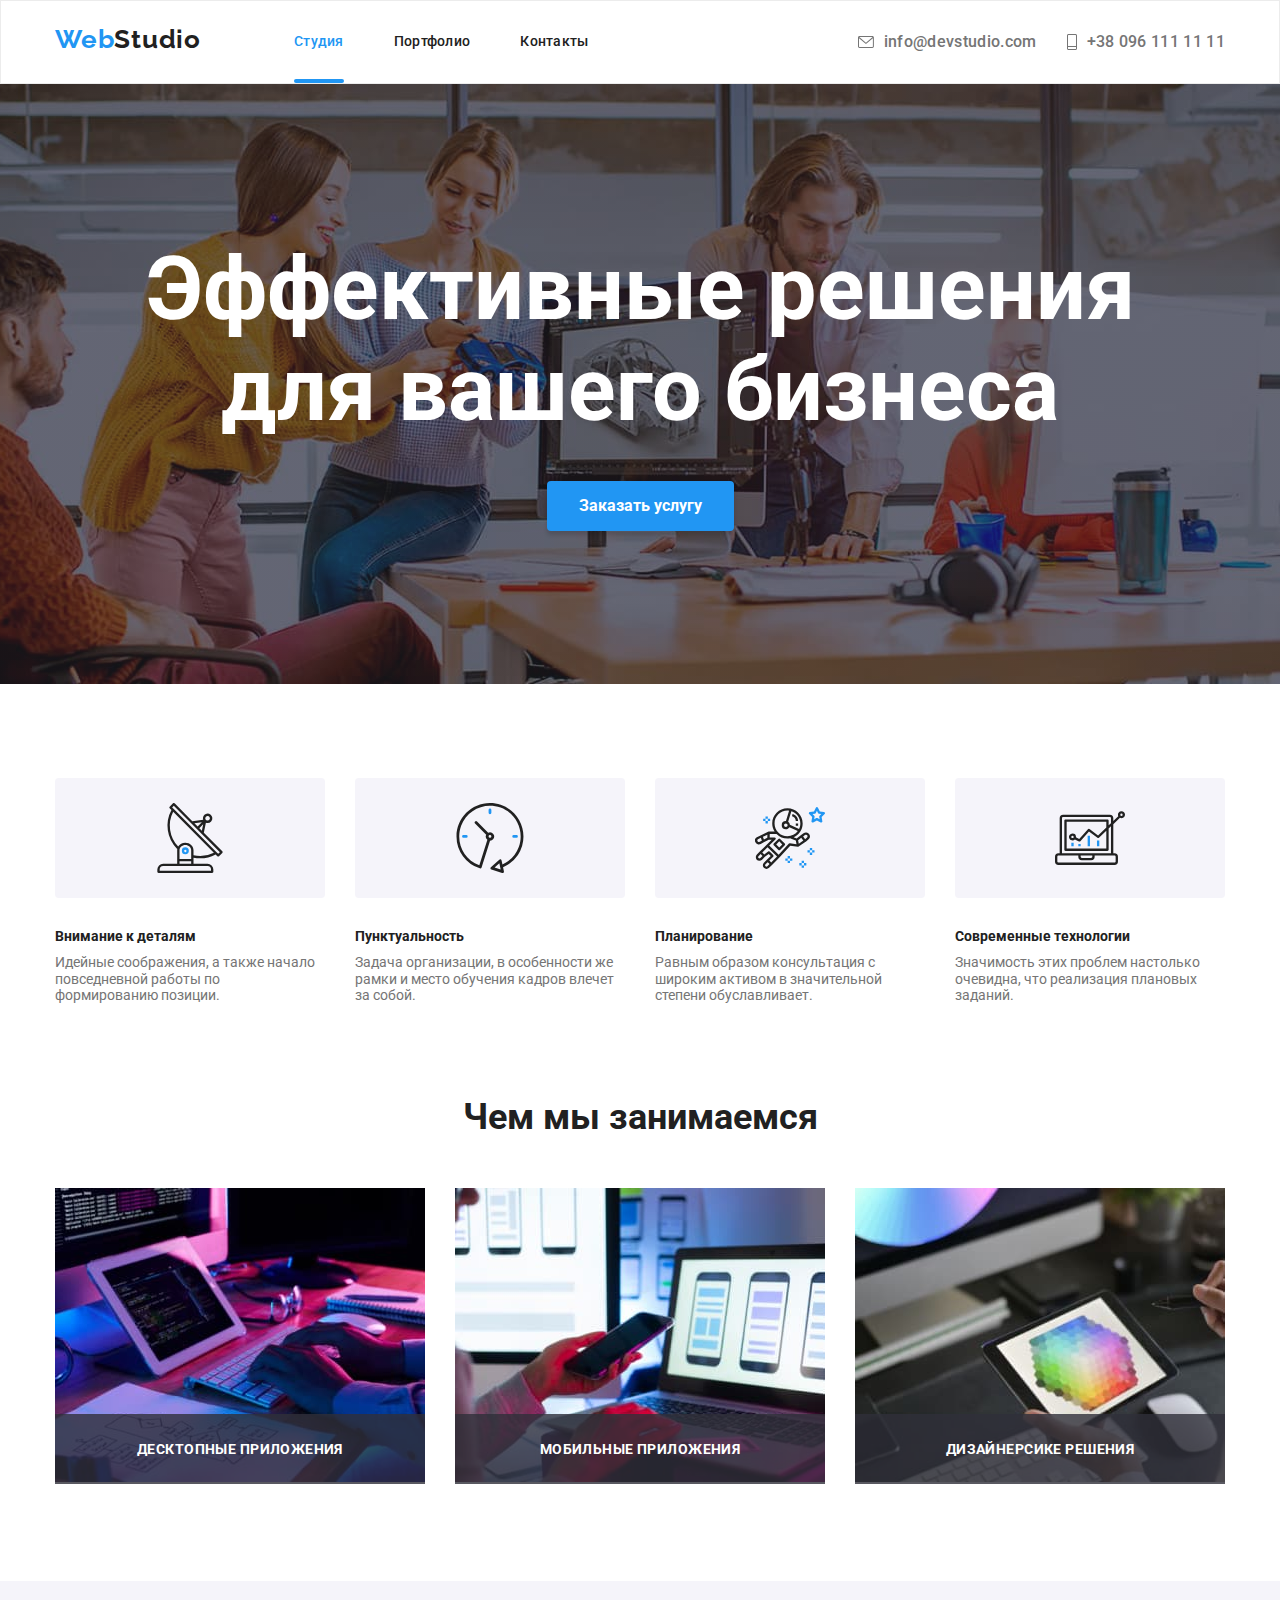
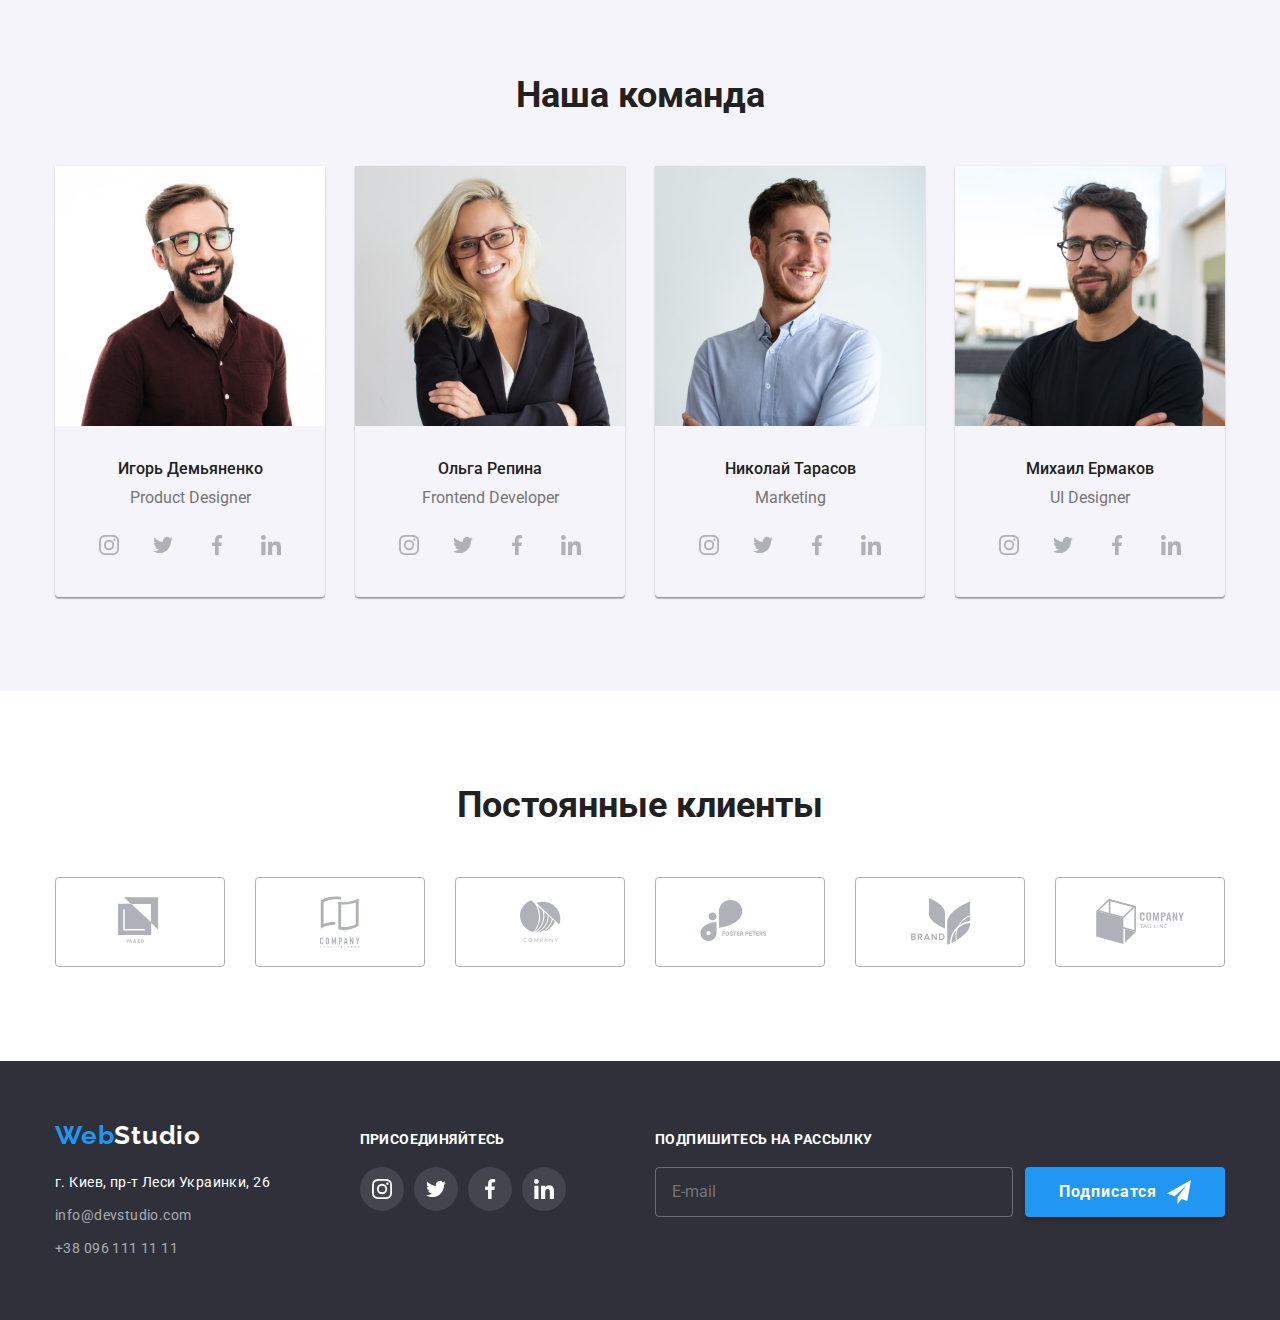
<file: index.html>
<!DOCTYPE html>
<html lang="ru">
  <head>
    <meta charset="UTF-8" />
    <meta name="viewport" content="width=device-width, initial-scale=1.0" />
    <title>Studia</title>
    <link
      rel="stylesheet"
      type="text/css"
      href="https://cdnjs.cloudflare.com/ajax/libs/modern-normalize/0.7.0/modern-normalize.min.css"
    />
    <link
      href="https://fonts.googleapis.com/css2?family=Raleway:wght@700&family=Roboto:wght@400;500;700;900&display=swap"
      rel="stylesheet"
    />
    <link rel="stylesheet" href="./style/styles.css" />
  </head>

  <body>
    <!--Шапка-->
    <header class="page-header">
      <div class="conteiner flexbox">
        <nav class="navigation">
          <a href="./index.html" class="logo link"
            ><span class="logo-web">Web</span>Studio</a
          >

          <ul class="list site-nav">
            <li class="item">
              <a href="./index.html" class="link selection">Студия</a>
            </li>
            <li class="item">
              <a href="./portfolio.html" class="link">Портфолио</a>
            </li>
            <li class="item"><a href="" class="link">Контакты</a></li>
          </ul>
        </nav>
        <ul class="list contacts">
          <li class="item email">
            <a href="mailto:info@devstudio.com" class="link">
              <svg class="icon-email" width="16px" height="12px">
                <use href="./image/sprite.svg#icon-email"></use>
              </svg>
              info@devstudio.com</a
            >
          </li>
          <li class="item phone">
            <a href="tel:+380961111111" class="link">
              <svg class="icon-phone" width="10px" height="16px">
                <use href="./image/sprite.svg#icon-phone"></use>
              </svg>
              +38 096 111 11 11</a
            >
          </li>
        </ul>
      </div>
    </header>
    <!--Блок главного заголовка-->
    <section class="hero">
      <div class="conteiner">
        <h1 class="title">
          Эффективные решения <br />
          для вашего бизнеса
        </h1>

        <button data-modal-open class="btn">Заказать услугу</button>
      </div>
    </section>

    <!--Наши особености-->
    <section>
      <div class="conteiner">
        <h2 class="our-features">Наши особенности</h2>
        <!-- СКРЫТЬ -->
        <ul class="list features">
          <li class="item">
            <h3 class="title">Внимание к деталям</h3>
            <p class="text">
              Идейные соображения, а также начало повседневной работы по
              формированию позиции.
            </p>
          </li>

          <li class="item">
            <h3 class="title">Пунктуальность</h3>
            <p class="text">
              Задача организации, в особенности же рамки и место обучения кадров
              влечет за собой.
            </p>
          </li>

          <li class="item">
            <h3 class="title">Планирование</h3>
            <p class="text">
              Равным образом консультация с широким активом в значительной
              степени обуславливает.
            </p>
          </li>

          <li class="item">
            <h3 class="title">Современные технологии</h3>
            <p class="text">
              Значимость этих проблем настолько очевидна, что реализация
              плановых заданий.
            </p>
          </li>
        </ul>
      </div>
    </section>

    <!-- Чем мы занимаемся-->
    <section class="doing">
      <div class="conteiner">
        <h2 class="title">Чем мы занимаемся</h2>

        <ul class="list">
          <li class="item">
            <img src="./image/img.jpg" alt="Печатает код" width="370" />
            <div>
              <p class="title">ДЕСКТОПНЫЕ ПРИЛОЖЕНИЯ</p>
            </div>
          </li>
          <li class="item">
            <img
              src="./image/img(1).jpg"
              alt="Выбирает макет сайта"
              width="370"
            />
            <div>
              <p class="title">МОБИЛЬНЫЕ ПРИЛОЖЕНИЯ</p>
            </div>
          </li>
          <li class="item">
            <img
              src="./image/img(2).jpg"
              alt="Выбирает цвет из палитры"
              width="370"
            />
            <div>
              <p class="title">ДИЗАЙНЕРСИКЕ РЕШЕНИЯ</p>
            </div>
          </li>
        </ul>
      </div>
    </section>

    <!--Наша команда-->
    <section class="our-team">
      <div class="conteiner">
        <h2 class="title">Наша команда</h2>
        <ul class="list">
          <li class="item">
            <img
              src="./image/Igor-Demyanenko.jpg"
              alt="Игорь Демьяненко"
              width="270"
            />
            <h3 class="name">Игорь Демьяненко</h3>
            <p class="position">Product Designer</p>
            <ul class="list social-networks">
              <li class="icon">
                <a class="link social-link" href="">
                  <svg class="social-icon" width="20px" height="20px">
                    <use href="./image/sprite.svg#icon-instagram"></use>
                  </svg>
                </a>
              </li>
              <li class="icon">
                <a class="link social-link" href="">
                  <svg class="social-icon" width="20px" height="20px">
                    <use href="./image/sprite.svg#icon-twitter"></use>
                  </svg>
                </a>
              </li>
              <li class="icon">
                <a class="link social-link" href="">
                  <svg class="social-icon" width="20px" height="20px">
                    <use href="./image/sprite.svg#icon-facebook"></use>
                  </svg>
                </a>
              </li>
              <li class="icon">
                <a class="link social-link" href="">
                  <svg class="social-icon" width="20px" height="20px">
                    <use href="./image/sprite.svg#icon-linkedin"></use>
                  </svg>
                </a>
              </li>
            </ul>
          </li>

          <li class="item">
            <img src="./image/Olga-Repina.jpg" alt="Ольга Репина" width="270" />
            <h3 class="name">Ольга Репина</h3>
            <p class="position">Frontend Developer</p>
            <ul class="list social-networks">
              <li class="icon">
                <a class="link social-link" href="">
                  <svg class="social-icon" width="20px" height="20px">
                    <use href="./image/sprite.svg#icon-instagram"></use>
                  </svg>
                </a>
              </li>
              <li class="icon">
                <a class="link social-link" href="">
                  <svg class="social-icon" width="20px" height="20px">
                    <use href="./image/sprite.svg#icon-twitter"></use>
                  </svg>
                </a>
              </li>
              <li class="icon">
                <a class="link social-link" href="">
                  <svg class="social-icon" width="20px" height="20px">
                    <use href="./image/sprite.svg#icon-facebook"></use>
                  </svg>
                </a>
              </li>
              <li class="icon">
                <a class="link social-link" href="">
                  <svg class="social-icon" width="20px" height="20px">
                    <use href="./image/sprite.svg#icon-linkedin"></use>
                  </svg>
                </a>
              </li>
            </ul>
          </li>

          <li class="item">
            <img
              src="./image/Nikolay-Tarasov.jpg"
              alt="Николай Тарасов"
              width="270"
            />
            <h3 class="name">Николай Тарасов</h3>
            <p class="position">Marketing</p>
            <ul class="list social-networks">
              <li class="icon">
                <a class="link social-link" href="">
                  <svg class="social-icon" width="20px" height="20px">
                    <use href="./image/sprite.svg#icon-instagram"></use>
                  </svg>
                </a>
              </li>
              <li class="icon">
                <a class="link social-link" href="">
                  <svg class="social-icon" width="20px" height="20px">
                    <use href="./image/sprite.svg#icon-twitter"></use>
                  </svg>
                </a>
              </li>
              <li class="icon">
                <a class="link social-link" href="">
                  <svg class="social-icon" width="20px" height="20px">
                    <use href="./image/sprite.svg#icon-facebook"></use>
                  </svg>
                </a>
              </li>
              <li class="icon">
                <a class="link social-link" href="">
                  <svg class="social-icon" width="20px" height="20px">
                    <use href="./image/sprite.svg#icon-linkedin"></use>
                  </svg>
                </a>
              </li>
            </ul>
          </li>

          <li class="item">
            <img
              src="./image/Mikhail-Ermakov.jpg"
              alt="Михаил Ермаков"
              width="270"
            />
            <h3 class="name">Михаил Ермаков</h3>
            <p class="position">UI Designer</p>
            <ul class="list social-networks">
              <li class="icon">
                <a class="link social-link" href="">
                  <svg class="social-icon" width="20px" height="20px">
                    <use href="./image/sprite.svg#icon-instagram"></use>
                  </svg>
                </a>
              </li>
              <li class="icon">
                <a class="link social-link" href="">
                  <svg class="social-icon" width="20px" height="20px">
                    <use href="./image/sprite.svg#icon-twitter"></use>
                  </svg>
                </a>
              </li>
              <li class="icon">
                <a class="link social-link" href="">
                  <svg class="social-icon" width="20px" height="20px">
                    <use href="./image/sprite.svg#icon-facebook"></use>
                  </svg>
                </a>
              </li>
              <li class="icon">
                <a class="link social-link" href="">
                  <svg class="social-icon" width="20px" height="20px">
                    <use href="./image/sprite.svg#icon-linkedin"></use>
                  </svg>
                </a>
              </li>
            </ul>
          </li>
        </ul>
      </div>
    </section>

    <!--Постоянные клиенты-->
    <section class="our-clients">
      <div class="conteiner">
        <h2 class="title">Постоянные клиенты</h2>
        <ul class="list flexbox">
          <li class="item">
            <a class="client link" href="">
              <svg class="icon" width="44.27" height="49.23">
                <use href="./image/sprite.svg#icon-logo-1"></use>
              </svg>
            </a>
          </li>
          <li class="item">
            <a class="client link" href="">
              <svg class="icon" width="40" height="52">
                <use href="./image/sprite.svg#icon-logo-2"></use>
              </svg>
            </a>
          </li>
          <li class="item">
            <a class="client link" href="">
              <svg class="icon" width="41" height="42.6">
                <use href="./image/sprite.svg#icon-logo-3"></use>
              </svg>
            </a>
          </li>
          <li class="item">
            <a class="client link" href="">
              <svg class="icon" width="79.66" height="42.02">
                <use href="./image/sprite.svg#icon-logo-4"></use>
              </svg>
            </a>
          </li>
          <li class="item">
            <a class="client link" href="">
              <svg class="icon" width="59" height="47">
                <use href="./image/sprite.svg#icon-logo-5"></use>
              </svg>
            </a>
          </li>
          <li class="item">
            <a class="client link" href="">
              <svg class="icon" width="88.48" height="45.44">
                <use href="./image/sprite.svg#icon-logo-6"></use>
              </svg>
            </a>
          </li>
        </ul>
      </div>
    </section>

    <!---Подвал-->
    <footer class="page-footer">
      <div class="conteiner flexbox">
        <div class="footer-info">
          <a href="./index.html" class="logo link"
            ><span class="logo-web">Web</span
            ><span class="logo-studio">Studio</span></a
          >

          <address class="address">
            <span class="item">г. Киев, пр-т Леси Украинки, 26</span>
          </address>

          <ul class="contact-list list">
            <li class="item">
              <a href="mailto:info@devstudio.com" class="contacts link"
                >info@devstudio.com</a
              >
            </li>
            <li class="item">
              <a href="tel:+380961111111" class="contacts link"
                >+38 096 111 11 11</a
              >
            </li>
          </ul>
        </div>
        <div class="join-in">
          <p class="title">ПРИСОЕДИНЯЙТЕСЬ</p>
          <ul class="list social-networks">
            <li class="icon">
              <a class="link social-link" href="">
                <svg class="social-icon" width="20px" height="20px">
                  <use href="./image/sprite.svg#icon-instagram"></use>
                </svg>
              </a>
            </li>
            <li class="icon">
              <a class="link social-link" href="">
                <svg class="social-icon" width="20px" height="20px">
                  <use href="./image/sprite.svg#icon-twitter"></use>
                </svg>
              </a>
            </li>
            <li class="icon">
              <a class="link social-link" href="">
                <svg class="social-icon" width="20px" height="20px">
                  <use href="./image/sprite.svg#icon-facebook"></use>
                </svg>
              </a>
            </li>
            <li class="icon">
              <a class="link social-link" href="">
                <svg class="social-icon" width="20px" height="20px">
                  <use href="./image/sprite.svg#icon-linkedin"></use>
                </svg>
              </a>
            </li>
          </ul>
        </div>
        <div class="subscribe">
          <label for="subscribe" class="title">ПОДПИШИТЕСЬ НА РАССЫЛКУ</label>
          <form class="subscribe-form" action="#">
            <input
              type="email"
              name="mail"
              id="subscribe"
              placeholder="E-mail"
            />
            <button class="btn">
              Подписатся
              <img
                class="send-icon"
                src="./image/icon-send.svg"
                alt="Отправить"
              />
            </button>
          </form>
        </div>
      </div>
    </footer>
    <div data-modal class="backdrop is-hidden">
      <div class="modal">
        <button data-modal-close class="modal-closebtn">&#10006;</button>
        <form class="modal-form" action="#">
          <p class="title">Оставьте свои данные, мы вам перезвоним</p>
          <div class="form-field">
            <label class="field-label" for="user-name">Имя</label>
            <input
              class="form-input"
              type="text"
              name="user-name"
              id="user-name"
            />
            <svg class="form-icon" width="12" height="12">
              <use href="./image/sprite.svg#icon-men"></use>
            </svg>
          </div>
          <div class="form-field">
            <label class="field-label" for="tel">Телефон</label>
            <input class="form-input" type="tel" name="tel" id="tel" />
            <svg class="form-icon" width="13" height="13">
              <use href="./image/sprite.svg#icon-homephone"></use>
            </svg>
          </div>
          <div class="form-field">
            <label class="field-label" for="email">Почта</label>
            <input class="form-input" type="email" name="email" id="email" />
            <svg class="form-icon" width="15" height="12">
              <use href="./image/sprite.svg#icon-email"></use>
            </svg>
          </div>
          <div class="form-field">
            <label class="field-label" for="comment">Комментрий</label>
            <textarea
              class="form-input comment"
              name="comment"
              id="comment"
              cols="20"
              rows="5"
              placeholder="Введите текст"
            ></textarea>
          </div>
          <div class="checkbox-field">
            <label class="checkbox-text"
              ><input
                class="checkbox visualy-hidden"
                type="checkbox"
                name="agree"
              /><span class="checkbox-icon"></span>
              Соглашаюсь с рассылкой и принимаю
              <a href="" class="link modal-link">Условия договора</a></label
            >
          </div>
          <button class="btn btn-submit">Отправить</button>
        </form>
      </div>
    </div>
    <script src="./js/modal.js"></script>
  </body>
</html>
</file>
<file: style/styles.css>
/* белый #ffffff*/
/* цвет бекграунда серый #2F303A */
/* цвет бекграунда светлосерый #F5F4FA */
/* Цвет выделения #2196F3 */
/* цвет первичного текста #757575 */
/* цвет вторичного текста #212121 */
:root {
  --primary-text-color: #757575;
  --title-text-color: #212121;
  --selection-text-color: #2196f3;
  --white: #ffffff;
  --backgraund-color-1: #2f303a;
  --backgraung-color-2: #f5f4fa;
}
body {
  color: var(--primary-text-color);

  font-family: Roboto;
}

.list {
  list-style-type: none;
  margin: 0px;
  padding: 0px;
}

.link {
  text-decoration: none;
  padding: 0;
  margin: 0;
}

textarea {
  resize: none;
}

.visualy-hidden {
  position: absolute;
  clip: rect(0 0 0 0);
  width: 1px;
  height: 1px;
  margin: -1px;
}

/* -------- Шапка сайта -------- */
header {
  border: 1px solid #ececec;

  background-color: var(--white);
}

.conteiner {
  margin: 0px auto;
  padding: 0px 15px;
  width: 1200px;
}

.flexbox {
  display: flex;
}

/* Лого */

.logo {
  margin-right: 93px;
  padding-top: 24px;
  padding-bottom: 25px;

  color: var(--title-text-color);

  font-family: Raleway;
  font-style: normal;
  font-weight: bold;
  font-size: 26px;
  letter-spacing: 0.03em;
}

.logo-web {
  color: var(--selection-text-color);
}

.conteiner .list .selection {
  color: var(--selection-text-color);
}

/* Навигация */
.navigation {
  display: flex;
  margin-right: auto;
}

.site-nav {
  display: flex;
}

.site-nav .item:not(:last-child) {
  margin-right: 50px;
}

.site-nav .link {
  display: block;
  padding: 32px 0px;

  color: var(--title-text-color);

  font-style: normal;
  font-weight: 500;
  font-size: 14px;
  letter-spacing: 0.02em;

  transition-property: color;
  transition-duration: 250ms;
  transition-timing-function: cubic-bezier(0.4, 0, 0.2, 1);
}

.site-nav .link:hover,
.site-nav .link:focus,
.logo:focus {
  color: var(--selection-text-color);
}
.site-nav .item {
  position: relative;
}

.site-nav .selection::after {
  content: '';
  position: absolute;
  bottom: 0;
  right: 0;
  left: 0;
  height: 4px;
  border-radius: 2px;

  background-color: var(--selection-text-color);
}

/* Контакты */

.page-header .contacts {
  display: flex;
}

.contacts .item.item:not(:last-child) {
  margin-right: 30px;
}

.page-header .contacts .link {
  display: flex;
  align-items: center;
  padding: 32px 0px;

  color: var(--primary-text-color);

  font-style: normal;
  font-weight: 500;
  letter-spacing: 0.02em;

  transition-property: color;
  transition-duration: 250ms;
  transition-timing-function: cubic-bezier(0.4, 0, 0.2, 1);
}

.contacts .link:hover,
.contacts .link:focus {
  color: var(--selection-text-color);
}

.icon-phone {
  margin-right: 10px;

  fill: var(--primary-text-color);

  transition-property: fill;
  transition-duration: 250ms;
  transition-timing-function: cubic-bezier(0.4, 0, 0.2, 1);
}

.icon-email {
  margin-right: 10px;

  fill: var(--primary-text-color);

  transition-property: fill;
  transition-duration: 250ms;
  transition-timing-function: cubic-bezier(0.4, 0, 0.2, 1);
}

.email:hover .icon-email,
.contacts .link:focus .icon-email {
  fill: var(--selection-text-color);
}

.phone:hover .icon-phone,
.contacts .link:focus .icon-phone {
  fill: var(--selection-text-color);
}

/* ------ секция герой (студия) ----- */

.hero {
  display: flex;
  flex-direction: column;
  justify-content: center;
  align-items: center;
  text-align: center;
  height: 600px;
  margin: 0 auto;
  margin-bottom: 94px;

  color: var(--white);
  background-color: var(--backgraund-color-1);
  background-image: linear-gradient(
      rgba(47, 48, 58, 0.4),
      rgba(47, 48, 58, 0.4)
    ),
    url(../image/backgraund.jpg);
  background-repeat: no-repeat;
  background-position: center;

  font-style: normal;
  font-weight: 900;
  font-size: 44px;
}

.hero .title {
  margin: 0px;
  margin-bottom: 30px;
}

.btn {
  display: inline-block;
  padding: 10px 32px;
  border: 0;
  box-shadow: 0px 4px 4px rgba(0, 0, 0, 0.15);
  border-radius: 4px;

  color: var(--white);
  background-color: var(--selection-text-color);

  font-style: normal;
  font-weight: bold;
  font-size: 16px;
  line-height: 30px;
  cursor: pointer;
}

/* ------Наши особенности (студия)----- */

.our-features {
  display: none;
}

.features {
  display: flex;
  margin: 0;
  padding: 0;
}

.features .item:not(:last-child) {
  margin-right: 30px;
}

.features .title {
  margin: 0;
  margin-bottom: 10px;

  color: var(--title-text-color);

  font-style: normal;
  font-weight: bold;
  font-size: 14px;
}

.features .text {
  margin: 0px;
  width: 270px;

  font-style: normal;
  font-weight: normal;
  font-size: 14px;
}

.features .item::before {
  display: block;
  content: '';
  margin-bottom: 30px;
  height: 120px;
  border-radius: 4px;

  background-color: var(--backgraung-color-2);
  background-repeat: no-repeat;
  background-position: 50% 50%;
  background-size: 70px;
}

.features .item:nth-child(1)::before {
  background-image: url(../image/antenna.svg);
}

.features .item:nth-child(2)::before {
  background-image: url(../image/clock.svg);
}

.features .item:nth-child(3)::before {
  background-image: url(../image/astronaut.svg);
}

.features .item:nth-child(4)::before {
  background-image: url(../image/diagram.svg);
}

/* -----Чем мы занимаемся (студия)----- */

.doing {
  padding: 94px 0px;
  justify-content: center;
}

.doing .list {
  display: flex;
}

.doing .title {
  margin: 0px;
  margin-bottom: 50px;
  text-align: center;

  color: var(--title-text-color);

  font-style: normal;
  font-weight: bold;
  font-size: 36px;
}

.doing .item:not(:last-child) {
  margin-right: 30px;
}

.doing .item {
  position: relative;
}

.doing .list div {
  position: absolute;
  margin: 0;
  margin-bottom: 3px;
  display: flex;
  align-items: center;
  justify-content: center;
  width: 100%;
  height: 70px;
  bottom: 0;

  background-color: rgba(47, 48, 58, 0.8);
}

.doing .list .title {
  padding: 0;
  margin: 0;
  color: var(--white);

  font-weight: bold;
  font-size: 14px;
  line-height: 16px;
  letter-spacing: 0.03em;
}

/* -----Наша команда----- */

.our-team {
  padding: 94px 0px;

  background-color: var(--backgraung-color-2);
}

.our-team .list {
  display: flex;
}

.our-team .item:not(:last-child) {
  margin-right: 30px;
}

.our-team .title {
  margin: 0;
  margin-bottom: 50px;
  text-align: center;

  color: var(--title-text-color);

  font-style: normal;
  font-weight: bold;
  font-size: 36px;
}

.team-name {
  color: var(--title-text-color);

  font-style: normal;
  font-weight: 500;
  font-size: 16px;
}

.our-team .item {
  width: 270px;
  box-shadow: 0px 1px 3px rgba(0, 0, 0, 0.12), 0px 1px 1px rgba(0, 0, 0, 0.14),
    0px 2px 1px rgba(0, 0, 0, 0.2);
  border-radius: 0px 0px 4px 4px;
}

.our-team .item h3 {
  margin: 0;
  margin-top: 30px;
  text-align: center;

  color: var(--title-text-color);

  font-family: Roboto;
  font-style: normal;
  font-weight: 500;
  font-size: 16px;
}

.our-team .item .position {
  margin: 0;
  margin-top: 10px;
  margin-bottom: 16px;
  text-align: center;

  font-style: normal;
  font-weight: normal;
  font-size: 16px;
}

/* social networks */

.our-team .social-networks {
  display: flex;
  justify-content: center;
  padding: 0;
  margin: 0;
  margin-bottom: 30px;
}

.social-link {
  display: flex;
  align-items: center;
  justify-content: center;
  padding: 0;
  margin: 0;
  width: 44px;
  height: 44px;
  border-radius: 50%;

  fill: #afb1b8;

  transition-property: all;
  transition-duration: 250ms;
  transition-timing-function: cubic-bezier(0.4, 0, 0.2, 1);
}

.social-networks .icon:not(:last-child) {
  margin-right: 10px;
}

.social-link:hover,
.social-link:focus {
  background-color: var(--selection-text-color);
}

.social-icon {
  display: flex;
  align-items: center;
}

.social-link:hover .social-icon,
.social-link:focus .social-icon {
  fill: var(--white);

  transition-property: all;
  transition-duration: 250ms;
  transition-timing-function: cubic-bezier(0.4, 0, 0.2, 1);
}

/* ------Clients------- */

.our-clients {
  padding: 94px 0px;
}

.our-clients .title {
  margin: 0;
  margin-bottom: 50px;
  text-align: center;

  color: var(--title-text-color);

  font-style: normal;
  font-weight: bold;
  font-size: 36px;
}

.client {
  display: flex;
  align-items: center;
  justify-content: center;
  padding: 0;
  margin: 0;
  width: 170px;
  height: 90px;
  border: 1px solid #afb1b8;
  border-radius: 4px;

  transition-property: all;
  transition-duration: 250ms;
  transition-timing-function: cubic-bezier(0.4, 0, 0.2, 1);
}

.our-clients .item:not(:last-child) {
  margin-right: 30px;
}

.client .icon {
  fill: #afb1b8;

  transition-property: fill;
  transition-duration: 250ms;
  transition-timing-function: cubic-bezier(0.4, 0, 0.2, 1);
}

.client:hover,
.client:focus {
  border-color: var(--selection-text-color);
}

.client:hover .icon,
.client:focus .icon {
  fill: var(--selection-text-color);
}

/* --------Подвал-------- */

footer {
  padding: 0;
  padding-top: 60px;
  padding-bottom: 60px;

  background-color: var(--backgraund-color-1);
}

.footer-info {
  align-self: baseline;
}

.page-footer .conteiner .logo {
  padding: 0;
  margin: 0;
}

.page-footer .logo-studio {
  color: var(--white);
}

.page-footer .address {
  margin-top: 20px;
}

.page-footer .address .item {
  display: inline-block;
  padding: 0;
  margin: 0;

  color: var(--white);

  font-style: normal;
  font-weight: normal;
  font-size: 14px;
  line-height: 24px;
  letter-spacing: 0.03em;
}

.page-footer .list .item {
  margin-top: 9px;
}

.page-footer .contact-list .contacts {
  display: inline-block;
  display: inline-block;

  color: rgba(255, 255, 255, 0.6);

  font-size: 14px;
  line-height: 24px;
  letter-spacing: 0.03em;

  transition-property: color;
  transition-duration: 250ms;
  transition-timing-function: cubic-bezier(0.4, 0, 0.2, 1);
}

.page-footer .contact-list .link:hover,
.page-footer .contact-list .link:focus {
  color: var(--selection-text-color);
}

/* join in */

footer .join-in {
  padding: 0;
  margin: 0;
  align-self: baseline;
  margin-left: auto;
  margin-right: auto;
}

.page-footer .title {
  padding: 0;
  margin: 0;
  margin-bottom: 20px;

  color: var(--white);

  font-family: Roboto;
  font-style: normal;
  font-weight: bold;
  font-size: 14px;
  line-height: 16px;
  letter-spacing: 0.03em;
  text-transform: uppercase;
}

footer .join-in .social-networks {
  display: flex;
  margin-right: 0;
  padding: 0;
}

.join-in .social-icon {
  fill: var(--white);
}

.join-in .social-link {
  background-color: rgba(255, 255, 255, 0.1);

  transition-property: all;
  transition-duration: 250ms;
  transition-timing-function: cubic-bezier(0.4, 0, 0.2, 1);
}

.join-in .social-link:hover,
.join-in .social-link:focus {
  background-color: var(--selection-text-color);
}

/* subscribe form */

.page-footer .subscribe {
  padding: 0;
  margin: 0;
  align-self: baseline;
}

.subscribe .title {
  display: inline-block;
  margin-bottom: 20px;
}

.subscribe-form {
  display: flex;
  padding: 0;
  margin: 0;
}

.subscribe-form input::placeholder {
  margin-left: 16px;
}

.subscribe input {
  padding-left: 16px;
  width: 358px;
  height: 50px;
  border: 1px solid rgba(255, 255, 255, 0.3);
  box-sizing: border-box;
  border-radius: 4px;

  background: transparent;
  color: var(--white);
}

.subscribe .btn {
  display: flex;
  align-items: center;
  justify-content: center;
  margin-left: 12px;
  width: 200px;
  height: 50px;
  box-shadow: 0px 4px 4px rgba(0, 0, 0, 0.15);
  border: 0;
  border-radius: 4px;

  background: var(--selection-text-color);
  color: var(--white);

  font-style: normal;
  font-weight: bold;
  font-size: 16px;
  line-height: 30px;
  letter-spacing: 0.06em;
  cursor: pointer;
}

.subscribe .send-icon {
  padding: 0;
  margin: 0;
  margin-left: 10px;
  width: 24px;
  height: 24px;

  fill: var(--white);
}

/* BACKDROP */

.backdrop {
  position: fixed;
  top: 0;
  left: 0;
  width: 100%;
  height: 100%;
  background-color: rgba(0, 0, 0, 0.7);
  opacity: 1;
  transition: opacity 250ms cubic-bezier(0.4, 0, 0.2, 1);
}

.is-hidden {
  opacity: 0;
  pointer-events: none;
}

/* modal */

.modal {
  position: absolute;
  top: 50%;
  left: 50%;
  width: 528px;
  height: 581px;
  background-color: var(--white);

  transform: translate(-50%, -50%) scale(1);
  transition: transform 250ms cubic-bezier(0.4, 0, 0.2, 1);
}

.modal-closebtn {
  position: absolute;
  top: 8px;
  right: 8px;
  width: 30px;
  height: 30px;
  border: 1px solid rgba(0, 0, 0, 0.1);
  border-radius: 50%;

  fill: var(--title-text-color);
  background-color: #fff;

  cursor: pointer;

  transition: all 250ms cubic-bezier(0.4, 0, 0.2, 1);
}

.modal-closebtn:hover {
  color: var(--selection-text-color);
}

/* form */

.modal-form {
  padding: 40px;
  margin-right: auto;
  margin-left: auto;
  text-align: center;
}

.modal-form .title {
  text-align: center;
  padding: 0;
  margin: 0;

  color: var(--title-text-color);

  font-family: Roboto;
  font-style: normal;
  font-weight: bold;
  font-size: 20px;
  line-height: 23px;
  letter-spacing: 0.03em;
}

.form-field {
  position: relative;
  text-align: left;
}

.field-label {
  display: inline-block;
  margin-top: 10px;
  margin-bottom: 4px;

  font-size: 12px;
  line-height: 14px;
  letter-spacing: 0.01em;
}

.form-input {
  width: 100%;
  height: 40px;
  padding-left: 42px;
  border: 1px solid rgba(33, 33, 33, 0.2);
  border-radius: 4px;

  background-color: transparent;

  font-size: 16px;

  transition: all 250ms cubic-bezier(0.4, 0, 0.2, 1);
}

.form-icon {
  position: absolute;
  bottom: calc(50% - 21px);
  left: 14px;

  transition: all 250ms cubic-bezier(0.4, 0, 0.2, 1);
}

.form-input:focus {
  border-color: var(--selection-text-color);
  outline: none;
}

.form-input:focus + .form-icon {
  fill: var(--selection-text-color);
}

.comment {
  width: 100%;
  height: 120px;
  padding: 12px 16px;
  border: 1px solid rgba(33, 33, 33, 0.2);
  border-radius: 4px;

  font-size: 14px;
  line-height: 16px;
  letter-spacing: 0.01em;
}

.comment::placeholder {
  color: rgba(117, 117, 117, 0.5);
}

.checkbox-field {
  margin-top: 20px;
  display: flex;
  justify-content: center;
}

.checkbox {
  display: inline-block;
  cursor: pointer;
}

.checkbox-icon {
  display: inline-block;
  width: 16px;
  height: 15px;
  margin-right: 7px;
  border: solid 2px var(--title-text-color);
  border-radius: 2px;
  cursor: pointer;
}

.checkbox:checked + .checkbox-icon {
  background-image: url(../image/icon-check.svg);
  background-color: var(--selection-text-color);
  border-color: var(--selection-text-color);
  background-size: contain;
  background-origin: border-box;
}

.checkbox-text {
  display: flex;
  align-items: center;

  color: var(--primary-text-color);

  font-size: 14px;
  letter-spacing: 0.03em;
  cursor: pointer;
}

.modal-link {
  border-bottom: solid 1px var(--selection-text-color);
  margin-left: 5px;

  color: var(--selection-text-color);

  line-height: 0.85;
}

.btn-submit {
  margin-top: 30px;
  margin-left: auto;
  margin-right: auto;
}

/* -----Кнопки сортировки проектов (портфолио)----- */

.our-projects {
  margin: 0px auto;
  padding: 94px 0px;
}

.sort-btn {
  justify-content: center;
  display: flex;
}

.sort-btn .sort {
  padding: 6px 22px;
  display: inline-block;
  border: 0;
  border-radius: 4px;

  color: var(--title-text-color);
  background-color: var(--backgraung-color-2);

  cursor: pointer;
  font-style: normal;
  font-weight: 500;
  font-size: 16px;
  line-height: 26px;
  letter-spacing: 0.03em;

  transition-property: all;
  transition-duration: 250ms;
  transition-timing-function: cubic-bezier(0.4, 0, 0.2, 1);
}

.sort-btn .item:not(:last-child) {
  margin-right: 8px;
}

.sort:hover,
.sort:focus {
  box-shadow: 0px 3px 1px rgba(0, 0, 0, 0.1), 0px 1px 2px rgba(0, 0, 0, 0.08),
    0px 2px 2px rgba(0, 0, 0, 0.12);
  border-radius: 4px;

  color: var(--white);
  background-color: var(--selection-text-color);
}

/* -----Список проектов (портфолио)----- */

.project-list {
  display: none;
}

.projects {
  display: flex;
  flex-wrap: wrap;
  margin-top: 50px;
}

.projects .item {
  display: block;
  margin-right: 30px;
  margin-bottom: 30px;
  max-width: 370px;
  border: 1px solid #eeeeee;

  transition-property: all;
  transition-duration: 250ms;
  transition-timing-function: cubic-bezier(0.4, 0, 0.2, 1);
}

.projects .item:hover {
  box-shadow: 0px 1px 1px rgba(0, 0, 0, 0.12), 0px 4px 4px rgba(0, 0, 0, 0.06),
    1px 4px 6px rgba(0, 0, 0, 0.16);
}

.item:nth-child(3n) {
  margin-right: 0px;
}

.projects .item:nth-last-child(-n + 3) {
  margin-bottom: 0;
}

.projects .title {
  margin: 0;
  margin-bottom: 4px;

  color: var(--title-text-color);

  font-style: normal;
  font-weight: bold;
  font-size: 18px;
  line-height: 36px;
}

.projects .position {
  margin: 0;

  color: var(--primary-text-color);

  font-style: normal;
  font-weight: normal;
  font-size: 16px;
  line-height: 30px;
}

.projects .item .text {
  padding-top: 20px;
  padding-bottom: 20px;
  padding-left: 24px;
}

/* project description */

.projects .box {
  position: relative;
  overflow: hidden;
}

.projects .item:hover .overlay,
.projects .item:focus .overlay {
  transform: translatey(0);
}

.overlay {
  position: absolute;
  display: flex;
  align-items: center;
  padding: 0 24px;
  top: 0;
  left: 0;
  width: 100%;
  height: 100%;

  background-color: rgba(33, 150, 243, 0.9);

  transform: translatey(100%);
  transition-property: all;
  transition-duration: 250ms;
  transition-timing-function: cubic-bezier(0.4, 0, 0.2, 1);
}

.overlay > p {
  display: flex;
  padding: 0;
  margin: 0;

  color: var(--white);

  font-style: normal;
  font-weight: normal;
  font-size: 18px;
  line-height: 28px;
  letter-spacing: 0.03em;
}

.overlay code {
  display: inline-block;
  padding: 2px 4px;
  border-radius: 2px;
  background-color: #fff;
  color: #2a2a2a;
}
</file>
